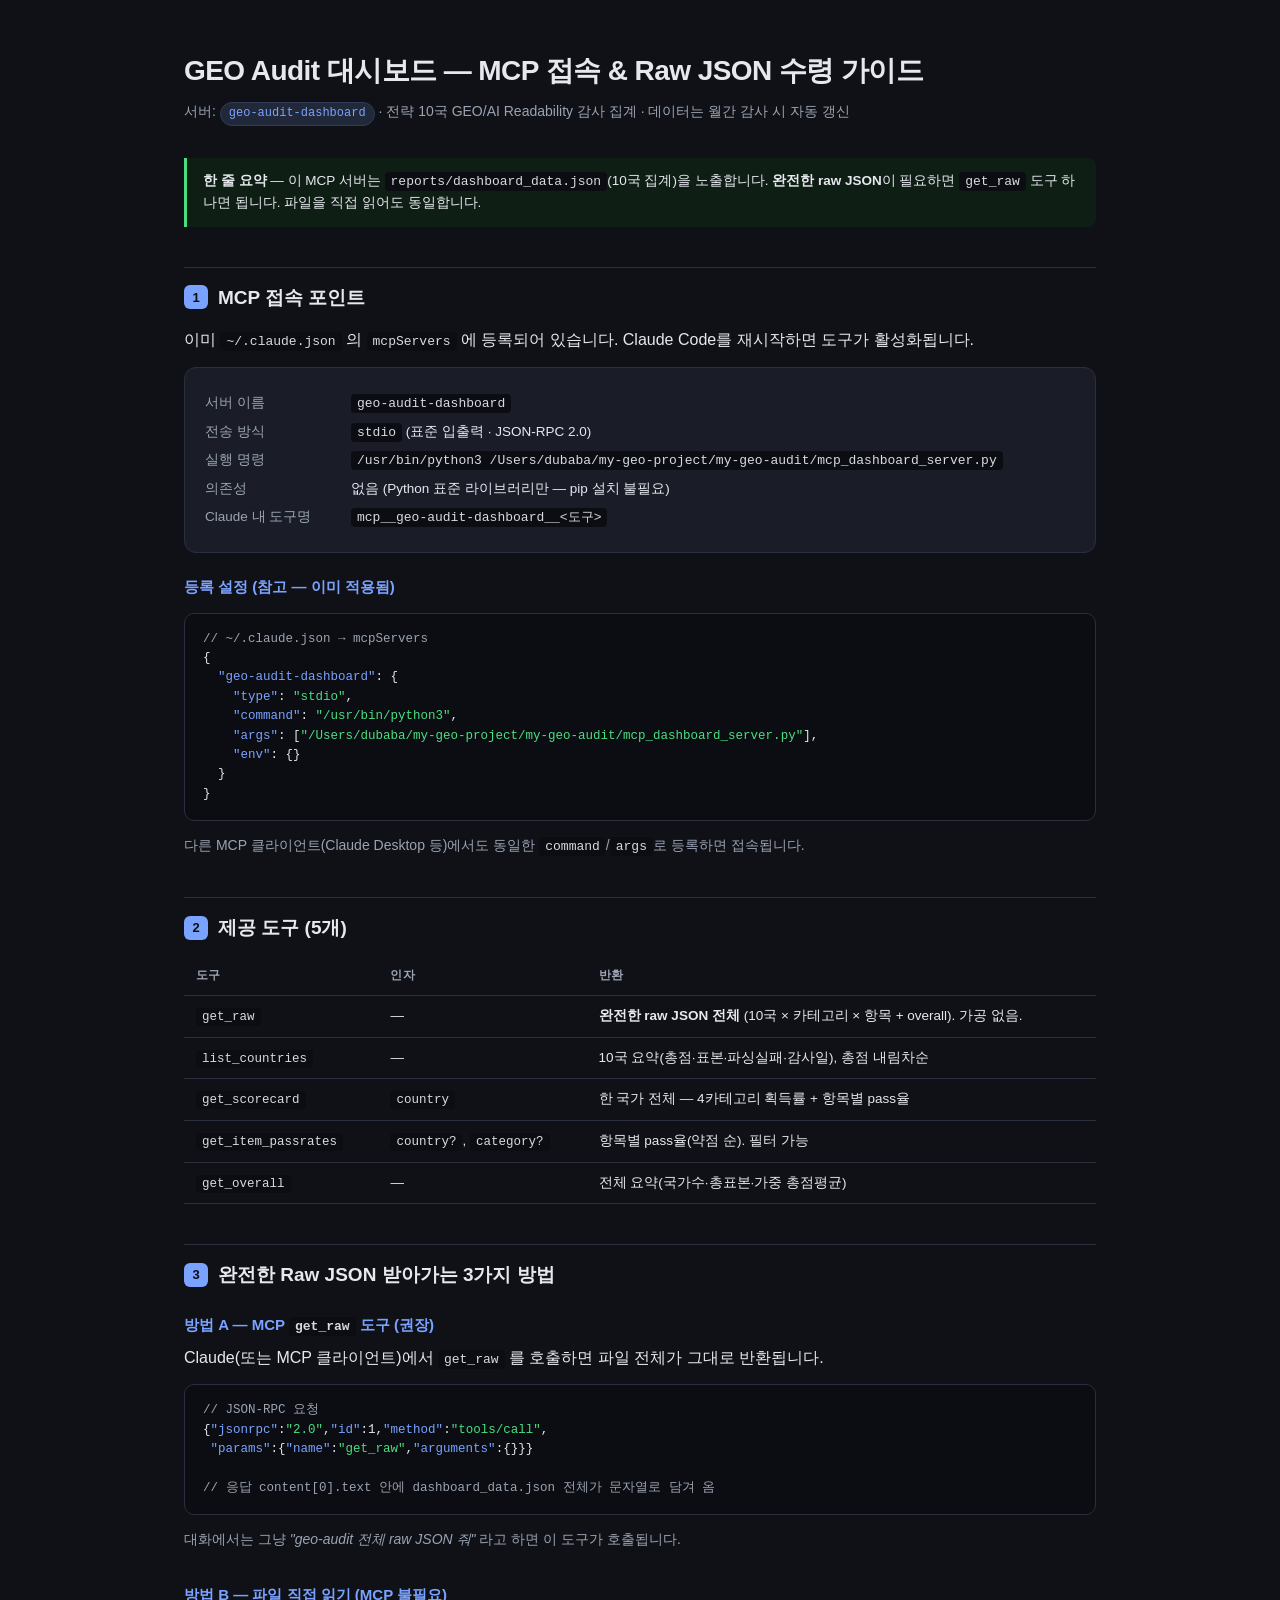
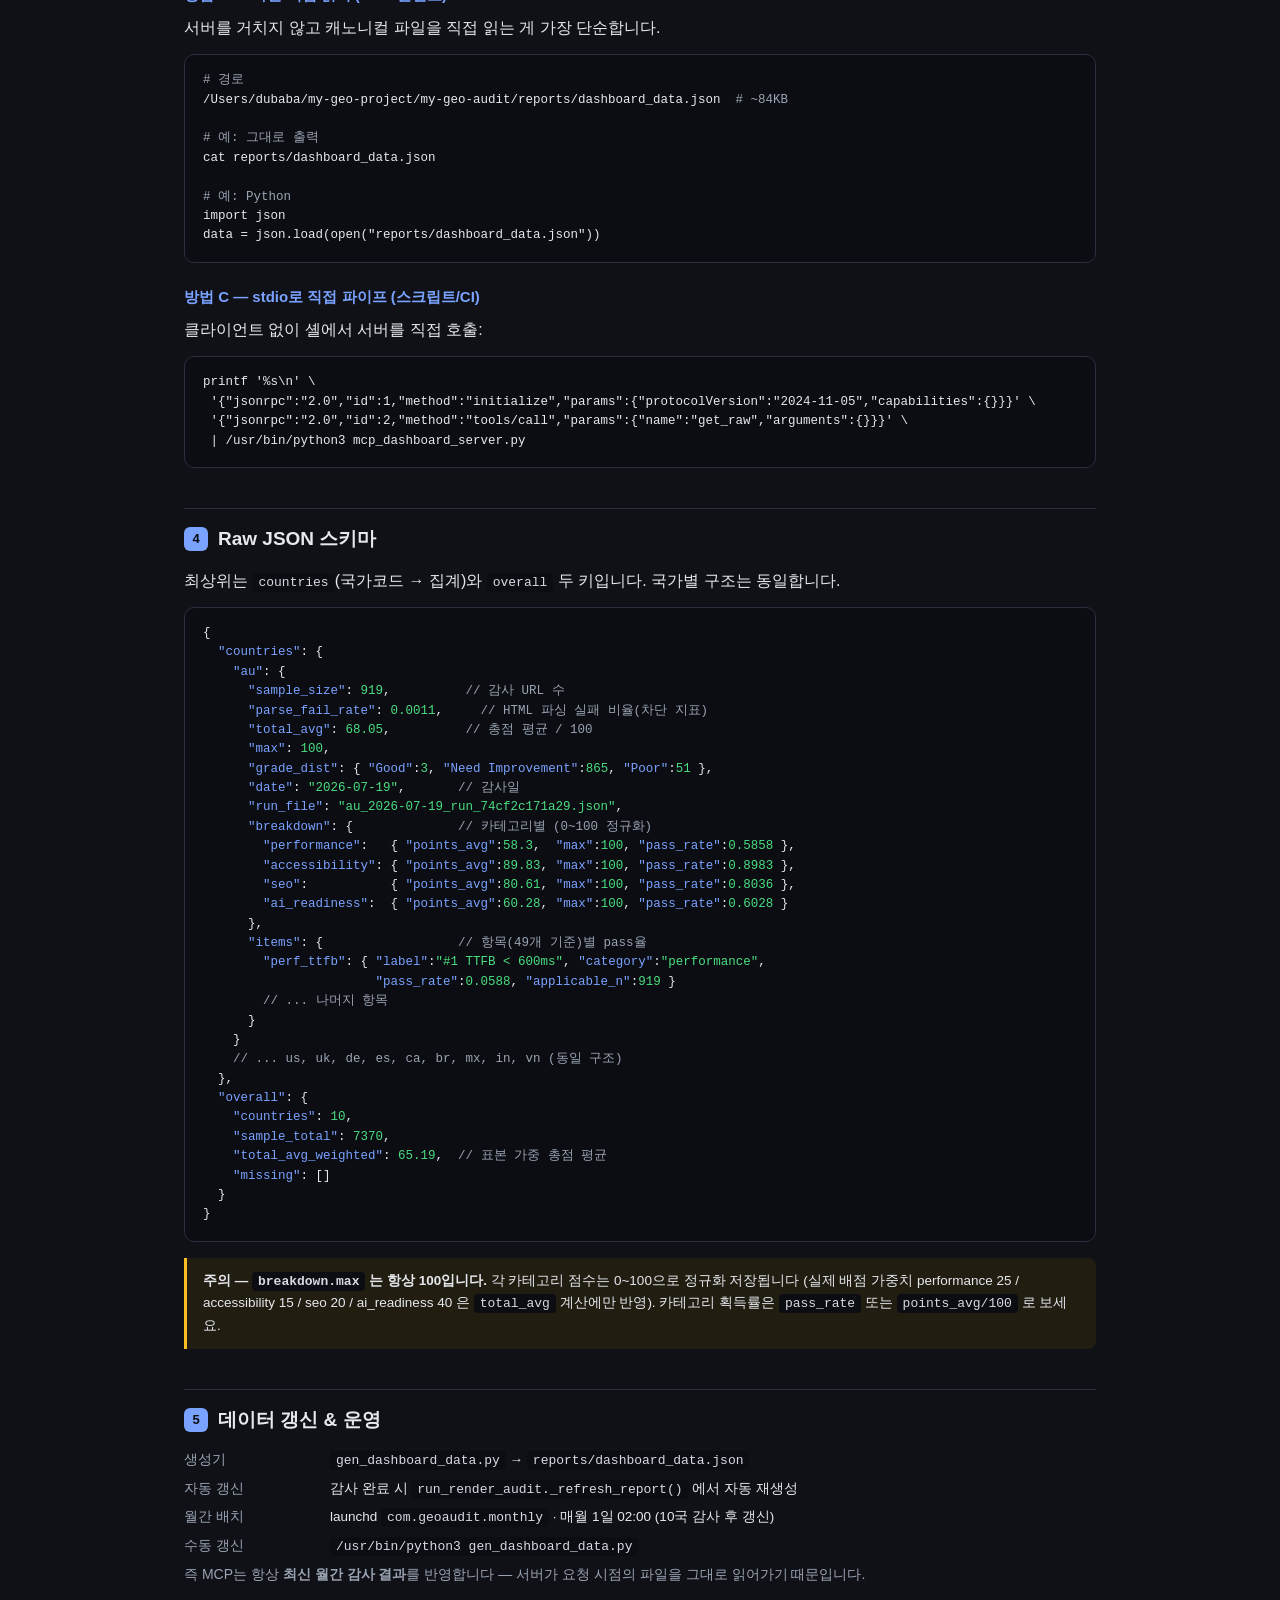
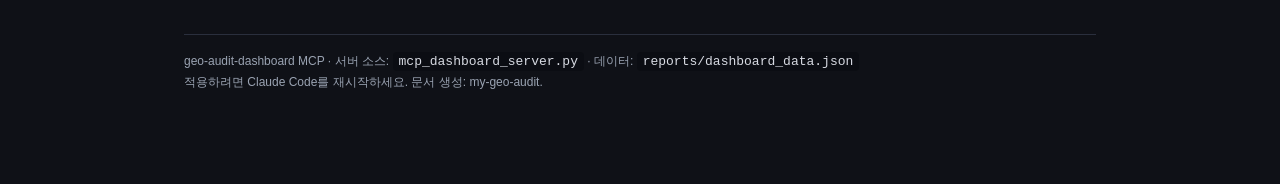
<file: docs/mcp-dashboard-access.html>
<!DOCTYPE html>
<html lang="ko">
<head>
<meta charset="UTF-8">
<meta name="viewport" content="width=device-width, initial-scale=1.0">
<title>GEO Audit — MCP 접속 & Raw JSON 수령 가이드</title>
<style>
  :root {
    --bg:#0f1117; --card:#1a1d27; --line:#2a2f3d; --fg:#e6e8ee; --mut:#9aa3b2;
    --acc:#7aa2ff; --acc2:#4ade80; --warn:#fbbf24; --code:#0b0d13;
  }
  * { box-sizing:border-box; }
  body { margin:0; background:var(--bg); color:var(--fg);
    font-family:-apple-system,BlinkMacSystemFont,"Segoe UI",Roboto,"Apple SD Gothic Neo",sans-serif;
    line-height:1.65; }
  .wrap { max-width:960px; margin:0 auto; padding:48px 24px 96px; }
  h1 { font-size:28px; margin:0 0 6px; letter-spacing:-.02em; }
  .sub { color:var(--mut); margin:0 0 32px; font-size:14px; }
  h2 { font-size:19px; margin:40px 0 14px; padding-top:14px; border-top:1px solid var(--line);
    display:flex; align-items:center; gap:10px; }
  h2 .n { background:var(--acc); color:#0b0d13; width:24px; height:24px; border-radius:6px;
    display:inline-flex; align-items:center; justify-content:center; font-size:13px; font-weight:700; flex:0 0 auto; }
  h3 { font-size:15px; margin:22px 0 8px; color:var(--acc); }
  p { margin:8px 0; }
  code { background:var(--code); padding:2px 6px; border-radius:4px; font-size:13px;
    font-family:"SF Mono",Menlo,Consolas,monospace; color:#d7dae2; }
  pre { background:var(--code); border:1px solid var(--line); border-radius:10px;
    padding:16px 18px; overflow-x:auto; font-size:12.5px; line-height:1.55;
    font-family:"SF Mono",Menlo,Consolas,monospace; }
  pre .k { color:var(--acc); } pre .s { color:var(--acc2); } pre .c { color:var(--mut); }
  .card { background:var(--card); border:1px solid var(--line); border-radius:12px; padding:18px 20px; margin:14px 0; }
  table { width:100%; border-collapse:collapse; margin:12px 0; font-size:13.5px; }
  th,td { text-align:left; padding:9px 12px; border-bottom:1px solid var(--line); vertical-align:top; }
  th { color:var(--mut); font-weight:600; font-size:12px; text-transform:uppercase; letter-spacing:.03em; }
  td code { font-size:12.5px; }
  .kv { display:grid; grid-template-columns:130px 1fr; gap:6px 16px; font-size:13.5px; margin:6px 0; }
  .kv dt { color:var(--mut); } .kv dd { margin:0; }
  .pill { display:inline-block; background:#20283a; color:var(--acc); border:1px solid #2f3b57;
    padding:1px 8px; border-radius:20px; font-size:12px; font-family:monospace; }
  .note { border-left:3px solid var(--warn); background:#211d10; padding:12px 16px; border-radius:0 8px 8px 0; margin:16px 0; font-size:13.5px; }
  .ok { border-left:3px solid var(--acc2); background:#0f1e15; padding:12px 16px; border-radius:0 8px 8px 0; margin:16px 0; font-size:13.5px; }
  a { color:var(--acc); }
  .foot { margin-top:48px; color:var(--mut); font-size:12px; border-top:1px solid var(--line); padding-top:16px; }
</style>
</head>
<body>
<div class="wrap">

  <h1>GEO Audit 대시보드 — MCP 접속 &amp; Raw JSON 수령 가이드</h1>
  <p class="sub">서버: <span class="pill">geo-audit-dashboard</span> · 전략 10국 GEO/AI Readability 감사 집계 · 데이터는 월간 감사 시 자동 갱신</p>

  <div class="ok">
    <b>한 줄 요약</b> — 이 MCP 서버는 <code>reports/dashboard_data.json</code>(10국 집계)을 노출합니다.
    <b>완전한 raw JSON</b>이 필요하면 <code>get_raw</code> 도구 하나면 됩니다. 파일을 직접 읽어도 동일합니다.
  </div>

  <!-- 1 -->
  <h2><span class="n">1</span> MCP 접속 포인트</h2>
  <p>이미 <code>~/.claude.json</code> 의 <code>mcpServers</code> 에 등록되어 있습니다. Claude Code를 재시작하면 도구가 활성화됩니다.</p>
  <div class="card">
    <dl class="kv">
      <dt>서버 이름</dt><dd><code>geo-audit-dashboard</code></dd>
      <dt>전송 방식</dt><dd><code>stdio</code> (표준 입출력 · JSON-RPC 2.0)</dd>
      <dt>실행 명령</dt><dd><code>/usr/bin/python3 /Users/dubaba/my-geo-project/my-geo-audit/mcp_dashboard_server.py</code></dd>
      <dt>의존성</dt><dd>없음 (Python 표준 라이브러리만 — pip 설치 불필요)</dd>
      <dt>Claude 내 도구명</dt><dd><code>mcp__geo-audit-dashboard__&lt;도구&gt;</code></dd>
    </dl>
  </div>
  <h3>등록 설정 (참고 — 이미 적용됨)</h3>
  <pre><span class="c">// ~/.claude.json → mcpServers</span>
{
  <span class="k">"geo-audit-dashboard"</span>: {
    <span class="k">"type"</span>: <span class="s">"stdio"</span>,
    <span class="k">"command"</span>: <span class="s">"/usr/bin/python3"</span>,
    <span class="k">"args"</span>: [<span class="s">"/Users/dubaba/my-geo-project/my-geo-audit/mcp_dashboard_server.py"</span>],
    <span class="k">"env"</span>: {}
  }
}</pre>
  <p class="sub">다른 MCP 클라이언트(Claude Desktop 등)에서도 동일한 <code>command</code>/<code>args</code>로 등록하면 접속됩니다.</p>

  <!-- 2 -->
  <h2><span class="n">2</span> 제공 도구 (5개)</h2>
  <table>
    <thead><tr><th>도구</th><th>인자</th><th>반환</th></tr></thead>
    <tbody>
      <tr><td><code>get_raw</code></td><td>—</td><td><b>완전한 raw JSON 전체</b> (10국 × 카테고리 × 항목 + overall). 가공 없음.</td></tr>
      <tr><td><code>list_countries</code></td><td>—</td><td>10국 요약(총점·표본·파싱실패·감사일), 총점 내림차순</td></tr>
      <tr><td><code>get_scorecard</code></td><td><code>country</code></td><td>한 국가 전체 — 4카테고리 획득률 + 항목별 pass율</td></tr>
      <tr><td><code>get_item_passrates</code></td><td><code>country?</code>, <code>category?</code></td><td>항목별 pass율(약점 순). 필터 가능</td></tr>
      <tr><td><code>get_overall</code></td><td>—</td><td>전체 요약(국가수·총표본·가중 총점평균)</td></tr>
    </tbody>
  </table>

  <!-- 3 -->
  <h2><span class="n">3</span> 완전한 Raw JSON 받아가는 3가지 방법</h2>

  <h3>방법 A — MCP <code>get_raw</code> 도구 (권장)</h3>
  <p>Claude(또는 MCP 클라이언트)에서 <code>get_raw</code> 를 호출하면 파일 전체가 그대로 반환됩니다.</p>
  <pre><span class="c">// JSON-RPC 요청</span>
{<span class="k">"jsonrpc"</span>:<span class="s">"2.0"</span>,<span class="k">"id"</span>:1,<span class="k">"method"</span>:<span class="s">"tools/call"</span>,
 <span class="k">"params"</span>:{<span class="k">"name"</span>:<span class="s">"get_raw"</span>,<span class="k">"arguments"</span>:{}}}

<span class="c">// 응답 content[0].text 안에 dashboard_data.json 전체가 문자열로 담겨 옴</span></pre>
  <p class="sub">대화에서는 그냥 <i>"geo-audit 전체 raw JSON 줘"</i> 라고 하면 이 도구가 호출됩니다.</p>

  <h3>방법 B — 파일 직접 읽기 (MCP 불필요)</h3>
  <p>서버를 거치지 않고 캐노니컬 파일을 직접 읽는 게 가장 단순합니다.</p>
  <pre><span class="c"># 경로</span>
/Users/dubaba/my-geo-project/my-geo-audit/reports/dashboard_data.json  <span class="c"># ~84KB</span>

<span class="c"># 예: 그대로 출력</span>
cat reports/dashboard_data.json

<span class="c"># 예: Python</span>
import json
data = json.load(open("reports/dashboard_data.json"))</pre>

  <h3>방법 C — stdio로 직접 파이프 (스크립트/CI)</h3>
  <p>클라이언트 없이 셸에서 서버를 직접 호출:</p>
  <pre>printf '%s\n' \
 '{"jsonrpc":"2.0","id":1,"method":"initialize","params":{"protocolVersion":"2024-11-05","capabilities":{}}}' \
 '{"jsonrpc":"2.0","id":2,"method":"tools/call","params":{"name":"get_raw","arguments":{}}}' \
 | /usr/bin/python3 mcp_dashboard_server.py</pre>

  <!-- 4 -->
  <h2><span class="n">4</span> Raw JSON 스키마</h2>
  <p>최상위는 <code>countries</code>(국가코드 → 집계)와 <code>overall</code> 두 키입니다. 국가별 구조는 동일합니다.</p>
  <pre>{
  <span class="k">"countries"</span>: {
    <span class="k">"au"</span>: {
      <span class="k">"sample_size"</span>: <span class="s">919</span>,          <span class="c">// 감사 URL 수</span>
      <span class="k">"parse_fail_rate"</span>: <span class="s">0.0011</span>,     <span class="c">// HTML 파싱 실패 비율(차단 지표)</span>
      <span class="k">"total_avg"</span>: <span class="s">68.05</span>,          <span class="c">// 총점 평균 / 100</span>
      <span class="k">"max"</span>: <span class="s">100</span>,
      <span class="k">"grade_dist"</span>: { <span class="k">"Good"</span>:<span class="s">3</span>, <span class="k">"Need Improvement"</span>:<span class="s">865</span>, <span class="k">"Poor"</span>:<span class="s">51</span> },
      <span class="k">"date"</span>: <span class="s">"2026-07-19"</span>,       <span class="c">// 감사일</span>
      <span class="k">"run_file"</span>: <span class="s">"au_2026-07-19_run_74cf2c171a29.json"</span>,
      <span class="k">"breakdown"</span>: {              <span class="c">// 카테고리별 (0~100 정규화)</span>
        <span class="k">"performance"</span>:   { <span class="k">"points_avg"</span>:<span class="s">58.3</span>,  <span class="k">"max"</span>:<span class="s">100</span>, <span class="k">"pass_rate"</span>:<span class="s">0.5858</span> },
        <span class="k">"accessibility"</span>: { <span class="k">"points_avg"</span>:<span class="s">89.83</span>, <span class="k">"max"</span>:<span class="s">100</span>, <span class="k">"pass_rate"</span>:<span class="s">0.8983</span> },
        <span class="k">"seo"</span>:           { <span class="k">"points_avg"</span>:<span class="s">80.61</span>, <span class="k">"max"</span>:<span class="s">100</span>, <span class="k">"pass_rate"</span>:<span class="s">0.8036</span> },
        <span class="k">"ai_readiness"</span>:  { <span class="k">"points_avg"</span>:<span class="s">60.28</span>, <span class="k">"max"</span>:<span class="s">100</span>, <span class="k">"pass_rate"</span>:<span class="s">0.6028</span> }
      },
      <span class="k">"items"</span>: {                  <span class="c">// 항목(49개 기준)별 pass율</span>
        <span class="k">"perf_ttfb"</span>: { <span class="k">"label"</span>:<span class="s">"#1 TTFB &lt; 600ms"</span>, <span class="k">"category"</span>:<span class="s">"performance"</span>,
                       <span class="k">"pass_rate"</span>:<span class="s">0.0588</span>, <span class="k">"applicable_n"</span>:<span class="s">919</span> }
        <span class="c">// ... 나머지 항목</span>
      }
    }
    <span class="c">// ... us, uk, de, es, ca, br, mx, in, vn (동일 구조)</span>
  },
  <span class="k">"overall"</span>: {
    <span class="k">"countries"</span>: <span class="s">10</span>,
    <span class="k">"sample_total"</span>: <span class="s">7370</span>,
    <span class="k">"total_avg_weighted"</span>: <span class="s">65.19</span>,  <span class="c">// 표본 가중 총점 평균</span>
    <span class="k">"missing"</span>: []
  }
}</pre>

  <div class="note">
    <b>주의 — <code>breakdown.max</code> 는 항상 100입니다.</b> 각 카테고리 점수는 0~100으로 정규화 저장됩니다
    (실제 배점 가중치 performance 25 / accessibility 15 / seo 20 / ai_readiness 40 은 <code>total_avg</code> 계산에만 반영).
    카테고리 획득률은 <code>pass_rate</code> 또는 <code>points_avg/100</code> 로 보세요.
  </div>

  <!-- 5 -->
  <h2><span class="n">5</span> 데이터 갱신 &amp; 운영</h2>
  <div class="kv">
    <dt>생성기</dt><dd><code>gen_dashboard_data.py</code> → <code>reports/dashboard_data.json</code></dd>
    <dt>자동 갱신</dt><dd>감사 완료 시 <code>run_render_audit._refresh_report()</code> 에서 자동 재생성</dd>
    <dt>월간 배치</dt><dd>launchd <code>com.geoaudit.monthly</code> · 매월 1일 02:00 (10국 감사 후 갱신)</dd>
    <dt>수동 갱신</dt><dd><code>/usr/bin/python3 gen_dashboard_data.py</code></dd>
  </div>
  <p class="sub">즉 MCP는 항상 <b>최신 월간 감사 결과</b>를 반영합니다 — 서버가 요청 시점의 파일을 그대로 읽어가기 때문입니다.</p>

  <div class="foot">
    geo-audit-dashboard MCP · 서버 소스: <code>mcp_dashboard_server.py</code> · 데이터: <code>reports/dashboard_data.json</code><br>
    적용하려면 Claude Code를 재시작하세요. 문서 생성: my-geo-audit.
  </div>

</div>
</body>
</html>
</file>
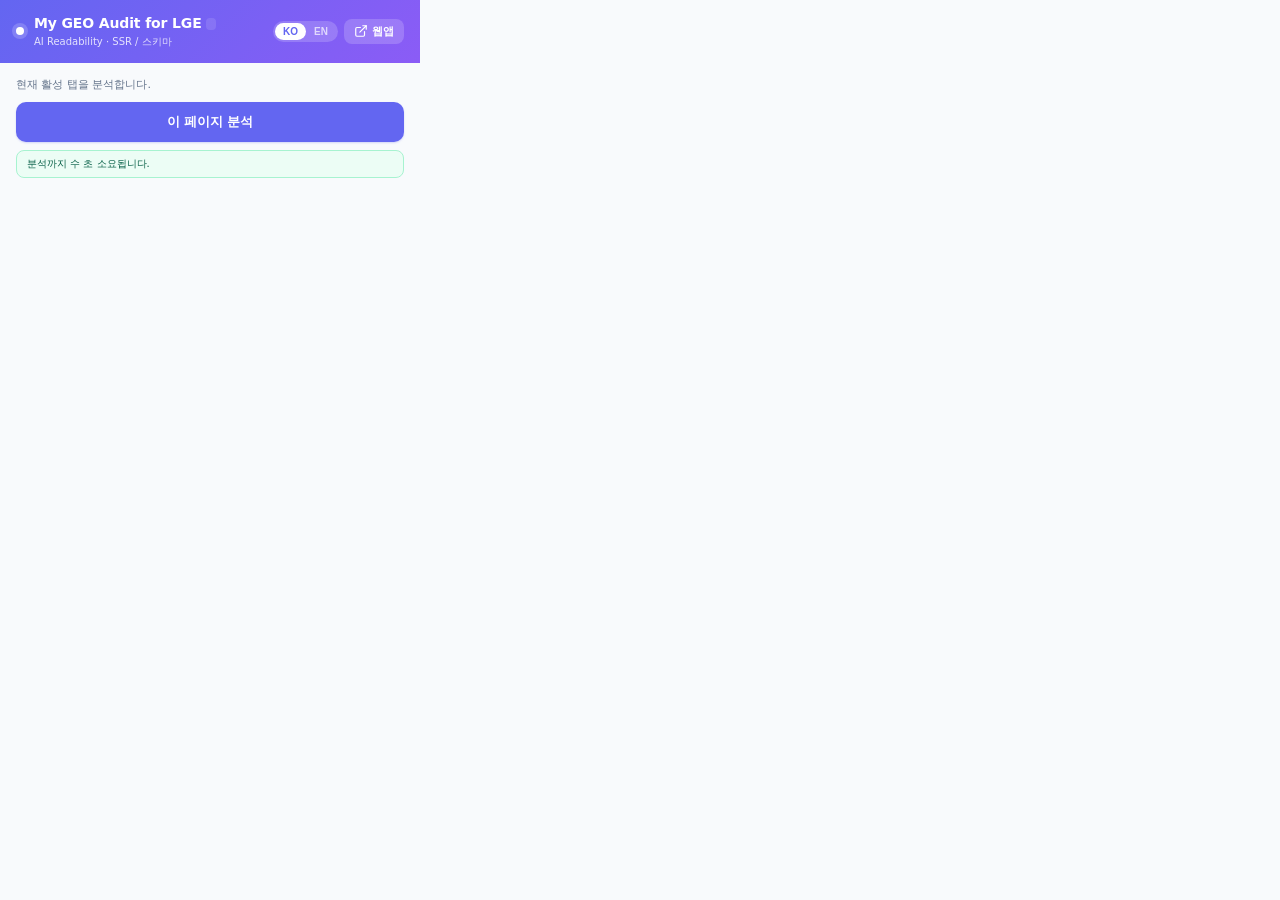
<file: extension/popup.html>
<!DOCTYPE html>
<html lang="ko">
<head>
  <meta charset="UTF-8">
  <link rel="stylesheet" href="popup.css">
</head>
<body>
  <!-- Header -->
  <header class="hdr">
    <div class="hdr-row">
      <div class="brand">
        <div class="brand-dot"></div>
        <div>
          <h1 class="brand-name">My GEO Audit for LGE <span class="brand-version" id="brandVersion"></span></h1>
          <p class="brand-sub" data-i18n="brand_sub">AI Readability · SSR / Schema</p>
        </div>
      </div>
      <div class="hdr-actions">
        <button class="lang-toggle" id="langToggle" title="Toggle language">
          <span class="lang-pill" data-lang="ko">KO</span>
          <span class="lang-pill" data-lang="en">EN</span>
        </button>
        <a id="openWebLink" class="link-btn" target="_blank" rel="noopener" title="Open full app">
          <svg viewBox="0 0 24 24" width="14" height="14" fill="none" stroke="currentColor" stroke-width="2" stroke-linecap="round" stroke-linejoin="round"><path d="M18 13v6a2 2 0 0 1-2 2H5a2 2 0 0 1-2-2V8a2 2 0 0 1 2-2h6"/><polyline points="15 3 21 3 21 9"/><line x1="10" y1="14" x2="21" y2="3"/></svg>
          <span data-i18n="open_web">Open app</span>
        </a>
      </div>
    </div>
  </header>

  <!-- Body -->
  <main class="body">
    <p class="intro" data-i18n="intro">Analyze the page currently open in your active tab.</p>

    <button id="analyzeBtn" class="btn-primary">
      <span data-i18n="analyze_btn">Analyze this page</span>
    </button>

    <div class="hint" data-i18n="duration_hint">
      Analysis takes up to ~30 seconds.
    </div>

    <!-- Loading state -->
    <div id="loading" class="loading hidden">
      <div class="spinner"></div>
      <p data-i18n="loading_msg">Measuring score, SSR/CSR and schema…</p>
    </div>

    <!-- Error -->
    <div id="error" class="error-box hidden"></div>

    <!-- Result -->
    <div id="result" class="result hidden">
      <!-- Score header -->
      <div class="score-card">
        <div class="score-url" id="resUrl"></div>
        <div class="score-main">
          <div class="score-value" id="resTotal">-</div>
          <div class="score-side">
            <span class="grade-badge" id="resGrade">-</span>
            <span class="page-type-badge" id="resPageType"></span>
          </div>
        </div>
        <div class="score-bar"><div class="score-bar-fill" id="resBar"></div></div>
      </div>

      <!-- CSR / SSR ratio (baseline reference, not live) -->
      <div class="csr-card" id="csrCard">
        <div class="csr-row">
          <span class="csr-label" data-i18n="csr_label">SSR / CSR</span>
          <span class="csr-tier-badge" id="csrTier">-</span>
        </div>
        <!-- baseline 표시 (page_type 표본 또는 사이트 전체 평균) -->
        <div id="csrData">
          <div class="csr-row csr-detail">
            <span><span data-i18n="ssr_chars">SSR chars</span>: <b id="ssrChars">-</b></span>
            <span><span data-i18n="csr_chars">CSR chars</span>: <b id="csrChars">-</b></span>
            <span><span data-i18n="ratio">Ratio</span>: <b id="csrRatio">-</b></span>
          </div>
          <div class="csr-baseline-note hidden" id="csrNote"></div>
        </div>
        <!-- baseline 자체가 없는 예외 케이스 -->
        <div class="csr-baseline-note hidden" id="csrUnavail" data-i18n="csr_unavailable">SSR/CSR baseline unavailable.</div>
      </div>

      <!-- Category cards (Performance / Accessibility / SEO / AI Readiness) -->
      <div id="categoryCards"></div>
    </div>
  </main>

  <script src="popup.js"></script>
</body>
</html>
</file>
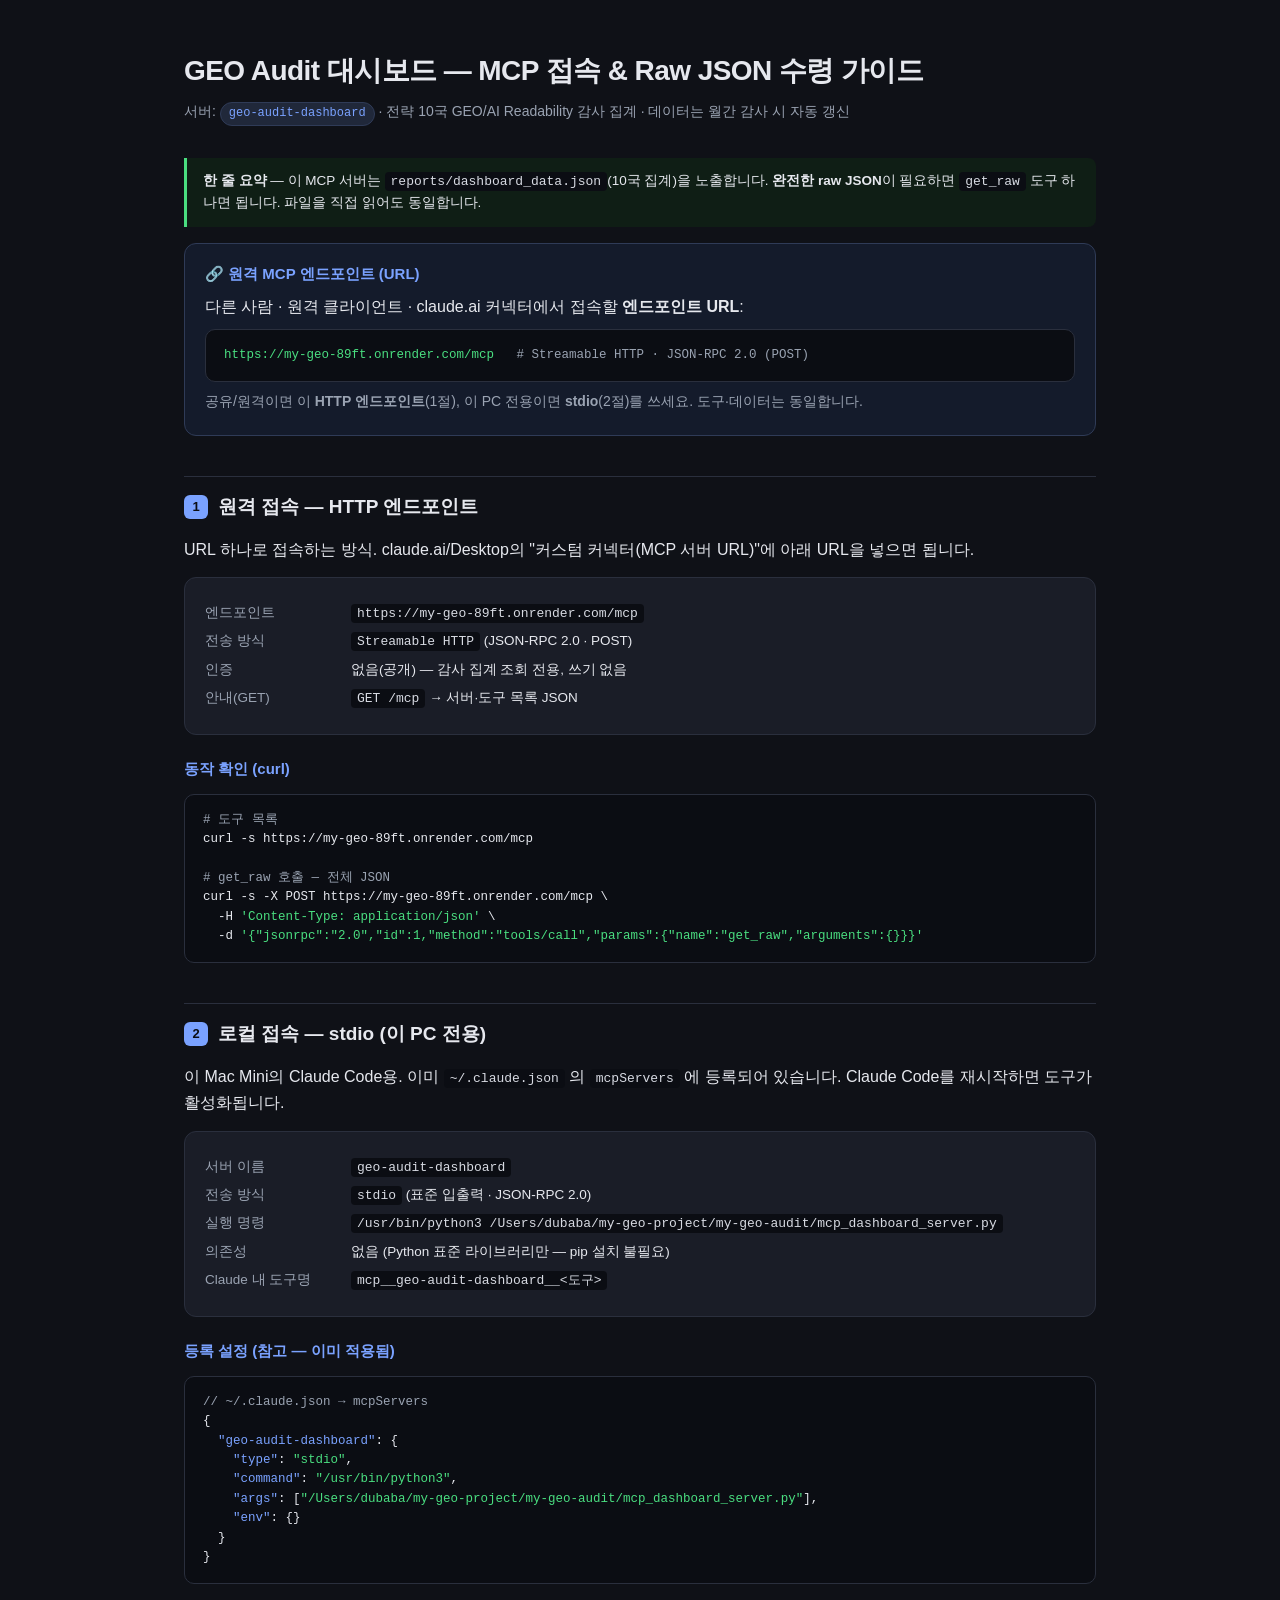
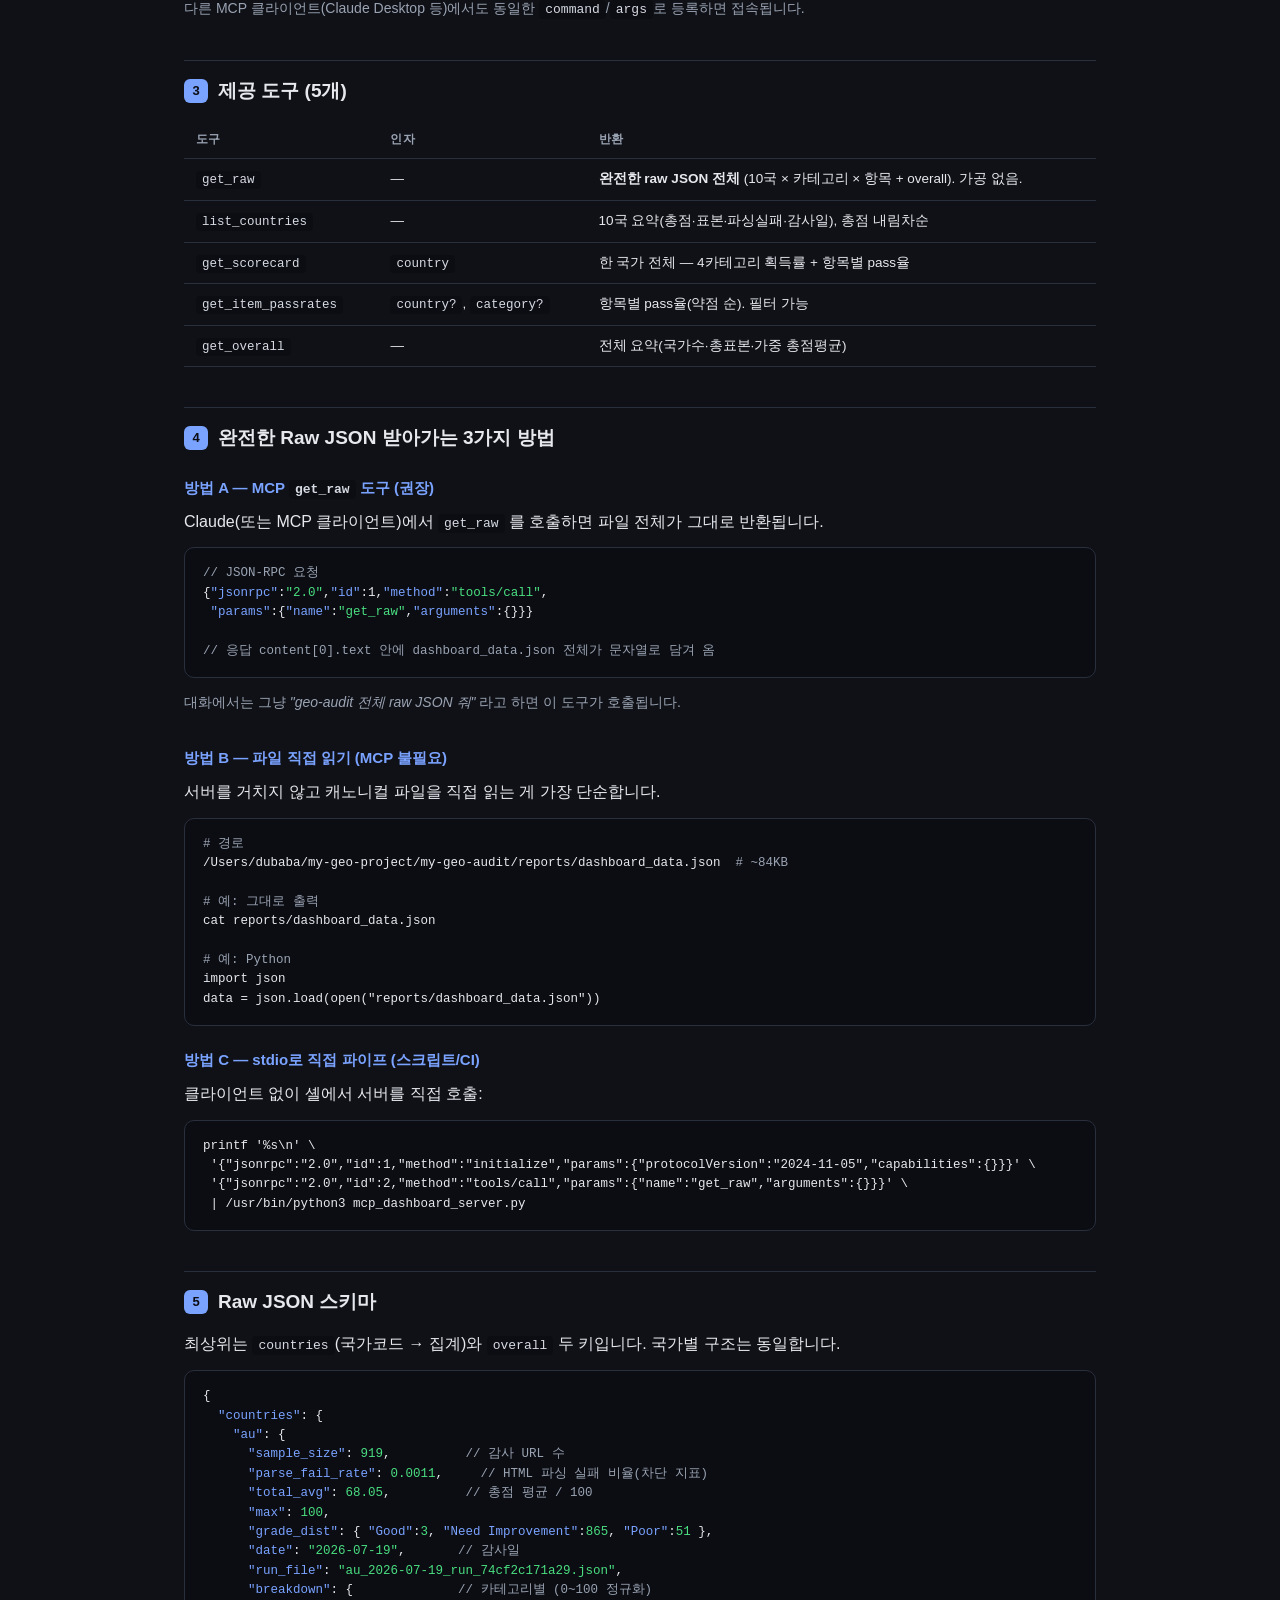
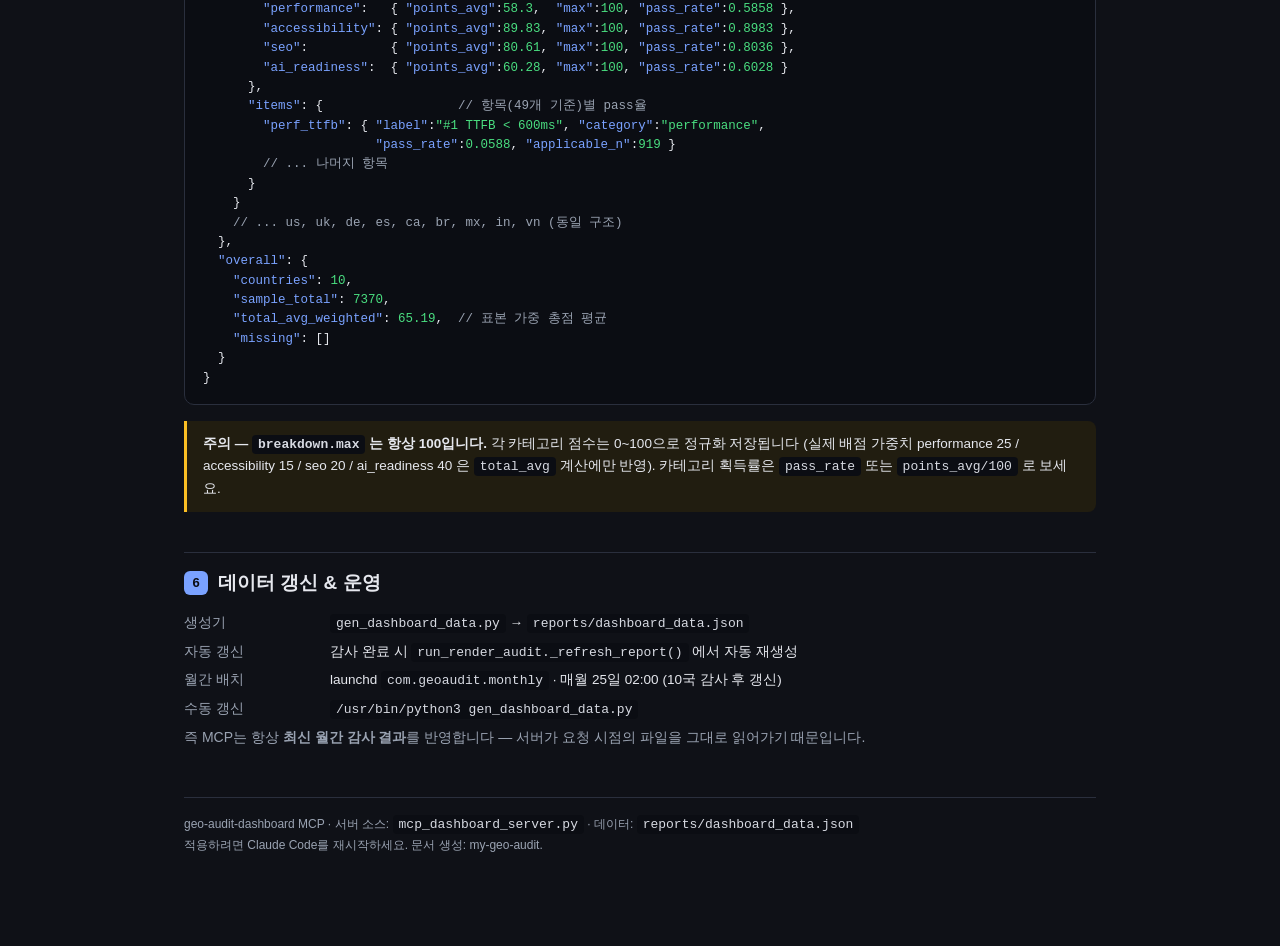
<file: static/mcp-dashboard-access.html>
<!DOCTYPE html>
<html lang="ko">
<head>
<meta charset="UTF-8">
<meta name="viewport" content="width=device-width, initial-scale=1.0">
<title>GEO Audit — MCP 접속 & Raw JSON 수령 가이드</title>
<style>
  :root {
    --bg:#0f1117; --card:#1a1d27; --line:#2a2f3d; --fg:#e6e8ee; --mut:#9aa3b2;
    --acc:#7aa2ff; --acc2:#4ade80; --warn:#fbbf24; --code:#0b0d13;
  }
  * { box-sizing:border-box; }
  body { margin:0; background:var(--bg); color:var(--fg);
    font-family:-apple-system,BlinkMacSystemFont,"Segoe UI",Roboto,"Apple SD Gothic Neo",sans-serif;
    line-height:1.65; }
  .wrap { max-width:960px; margin:0 auto; padding:48px 24px 96px; }
  h1 { font-size:28px; margin:0 0 6px; letter-spacing:-.02em; }
  .sub { color:var(--mut); margin:0 0 32px; font-size:14px; }
  h2 { font-size:19px; margin:40px 0 14px; padding-top:14px; border-top:1px solid var(--line);
    display:flex; align-items:center; gap:10px; }
  h2 .n { background:var(--acc); color:#0b0d13; width:24px; height:24px; border-radius:6px;
    display:inline-flex; align-items:center; justify-content:center; font-size:13px; font-weight:700; flex:0 0 auto; }
  h3 { font-size:15px; margin:22px 0 8px; color:var(--acc); }
  p { margin:8px 0; }
  code { background:var(--code); padding:2px 6px; border-radius:4px; font-size:13px;
    font-family:"SF Mono",Menlo,Consolas,monospace; color:#d7dae2; }
  pre { background:var(--code); border:1px solid var(--line); border-radius:10px;
    padding:16px 18px; overflow-x:auto; font-size:12.5px; line-height:1.55;
    font-family:"SF Mono",Menlo,Consolas,monospace; }
  pre .k { color:var(--acc); } pre .s { color:var(--acc2); } pre .c { color:var(--mut); }
  .card { background:var(--card); border:1px solid var(--line); border-radius:12px; padding:18px 20px; margin:14px 0; }
  table { width:100%; border-collapse:collapse; margin:12px 0; font-size:13.5px; }
  th,td { text-align:left; padding:9px 12px; border-bottom:1px solid var(--line); vertical-align:top; }
  th { color:var(--mut); font-weight:600; font-size:12px; text-transform:uppercase; letter-spacing:.03em; }
  td code { font-size:12.5px; }
  .kv { display:grid; grid-template-columns:130px 1fr; gap:6px 16px; font-size:13.5px; margin:6px 0; }
  .kv dt { color:var(--mut); } .kv dd { margin:0; }
  .pill { display:inline-block; background:#20283a; color:var(--acc); border:1px solid #2f3b57;
    padding:1px 8px; border-radius:20px; font-size:12px; font-family:monospace; }
  .note { border-left:3px solid var(--warn); background:#211d10; padding:12px 16px; border-radius:0 8px 8px 0; margin:16px 0; font-size:13.5px; }
  .ok { border-left:3px solid var(--acc2); background:#0f1e15; padding:12px 16px; border-radius:0 8px 8px 0; margin:16px 0; font-size:13.5px; }
  a { color:var(--acc); }
  .foot { margin-top:48px; color:var(--mut); font-size:12px; border-top:1px solid var(--line); padding-top:16px; }
</style>
</head>
<body>
<div class="wrap">

  <h1>GEO Audit 대시보드 — MCP 접속 &amp; Raw JSON 수령 가이드</h1>
  <p class="sub">서버: <span class="pill">geo-audit-dashboard</span> · 전략 10국 GEO/AI Readability 감사 집계 · 데이터는 월간 감사 시 자동 갱신</p>

  <div class="ok">
    <b>한 줄 요약</b> — 이 MCP 서버는 <code>reports/dashboard_data.json</code>(10국 집계)을 노출합니다.
    <b>완전한 raw JSON</b>이 필요하면 <code>get_raw</code> 도구 하나면 됩니다. 파일을 직접 읽어도 동일합니다.
  </div>

  <div class="card" style="border-color:#2f3b57;background:#141b2b">
    <h3 style="margin-top:0">🔗 원격 MCP 엔드포인트 (URL)</h3>
    <p style="margin:4px 0">다른 사람 · 원격 클라이언트 · claude.ai 커넥터에서 접속할 <b>엔드포인트 URL</b>:</p>
    <pre style="margin:8px 0"><span class="s">https://my-geo-89ft.onrender.com/mcp</span>   <span class="c"># Streamable HTTP · JSON-RPC 2.0 (POST)</span></pre>
    <p class="sub" style="margin:4px 0">공유/원격이면 이 <b>HTTP 엔드포인트</b>(1절), 이 PC 전용이면 <b>stdio</b>(2절)를 쓰세요. 도구·데이터는 동일합니다.</p>
  </div>

  <!-- 1 -->
  <h2><span class="n">1</span> 원격 접속 — HTTP 엔드포인트</h2>
  <p>URL 하나로 접속하는 방식. claude.ai/Desktop의 "커스텀 커넥터(MCP 서버 URL)"에 아래 URL을 넣으면 됩니다.</p>
  <div class="card">
    <dl class="kv">
      <dt>엔드포인트</dt><dd><code>https://my-geo-89ft.onrender.com/mcp</code></dd>
      <dt>전송 방식</dt><dd><code>Streamable HTTP</code> (JSON-RPC 2.0 · POST)</dd>
      <dt>인증</dt><dd>없음(공개) — 감사 집계 조회 전용, 쓰기 없음</dd>
      <dt>안내(GET)</dt><dd><code>GET /mcp</code> → 서버·도구 목록 JSON</dd>
    </dl>
  </div>
  <h3>동작 확인 (curl)</h3>
  <pre><span class="c"># 도구 목록</span>
curl -s https://my-geo-89ft.onrender.com/mcp

<span class="c"># get_raw 호출 — 전체 JSON</span>
curl -s -X POST https://my-geo-89ft.onrender.com/mcp \
  -H <span class="s">'Content-Type: application/json'</span> \
  -d <span class="s">'{"jsonrpc":"2.0","id":1,"method":"tools/call","params":{"name":"get_raw","arguments":{}}}'</span></pre>

  <!-- 2 -->
  <h2><span class="n">2</span> 로컬 접속 — stdio (이 PC 전용)</h2>
  <p>이 Mac Mini의 Claude Code용. 이미 <code>~/.claude.json</code> 의 <code>mcpServers</code> 에 등록되어 있습니다. Claude Code를 재시작하면 도구가 활성화됩니다.</p>
  <div class="card">
    <dl class="kv">
      <dt>서버 이름</dt><dd><code>geo-audit-dashboard</code></dd>
      <dt>전송 방식</dt><dd><code>stdio</code> (표준 입출력 · JSON-RPC 2.0)</dd>
      <dt>실행 명령</dt><dd><code>/usr/bin/python3 /Users/dubaba/my-geo-project/my-geo-audit/mcp_dashboard_server.py</code></dd>
      <dt>의존성</dt><dd>없음 (Python 표준 라이브러리만 — pip 설치 불필요)</dd>
      <dt>Claude 내 도구명</dt><dd><code>mcp__geo-audit-dashboard__&lt;도구&gt;</code></dd>
    </dl>
  </div>
  <h3>등록 설정 (참고 — 이미 적용됨)</h3>
  <pre><span class="c">// ~/.claude.json → mcpServers</span>
{
  <span class="k">"geo-audit-dashboard"</span>: {
    <span class="k">"type"</span>: <span class="s">"stdio"</span>,
    <span class="k">"command"</span>: <span class="s">"/usr/bin/python3"</span>,
    <span class="k">"args"</span>: [<span class="s">"/Users/dubaba/my-geo-project/my-geo-audit/mcp_dashboard_server.py"</span>],
    <span class="k">"env"</span>: {}
  }
}</pre>
  <p class="sub">다른 MCP 클라이언트(Claude Desktop 등)에서도 동일한 <code>command</code>/<code>args</code>로 등록하면 접속됩니다.</p>

  <!-- 2 -->
  <h2><span class="n">3</span> 제공 도구 (5개)</h2>
  <table>
    <thead><tr><th>도구</th><th>인자</th><th>반환</th></tr></thead>
    <tbody>
      <tr><td><code>get_raw</code></td><td>—</td><td><b>완전한 raw JSON 전체</b> (10국 × 카테고리 × 항목 + overall). 가공 없음.</td></tr>
      <tr><td><code>list_countries</code></td><td>—</td><td>10국 요약(총점·표본·파싱실패·감사일), 총점 내림차순</td></tr>
      <tr><td><code>get_scorecard</code></td><td><code>country</code></td><td>한 국가 전체 — 4카테고리 획득률 + 항목별 pass율</td></tr>
      <tr><td><code>get_item_passrates</code></td><td><code>country?</code>, <code>category?</code></td><td>항목별 pass율(약점 순). 필터 가능</td></tr>
      <tr><td><code>get_overall</code></td><td>—</td><td>전체 요약(국가수·총표본·가중 총점평균)</td></tr>
    </tbody>
  </table>

  <!-- 3 -->
  <h2><span class="n">4</span> 완전한 Raw JSON 받아가는 3가지 방법</h2>

  <h3>방법 A — MCP <code>get_raw</code> 도구 (권장)</h3>
  <p>Claude(또는 MCP 클라이언트)에서 <code>get_raw</code> 를 호출하면 파일 전체가 그대로 반환됩니다.</p>
  <pre><span class="c">// JSON-RPC 요청</span>
{<span class="k">"jsonrpc"</span>:<span class="s">"2.0"</span>,<span class="k">"id"</span>:1,<span class="k">"method"</span>:<span class="s">"tools/call"</span>,
 <span class="k">"params"</span>:{<span class="k">"name"</span>:<span class="s">"get_raw"</span>,<span class="k">"arguments"</span>:{}}}

<span class="c">// 응답 content[0].text 안에 dashboard_data.json 전체가 문자열로 담겨 옴</span></pre>
  <p class="sub">대화에서는 그냥 <i>"geo-audit 전체 raw JSON 줘"</i> 라고 하면 이 도구가 호출됩니다.</p>

  <h3>방법 B — 파일 직접 읽기 (MCP 불필요)</h3>
  <p>서버를 거치지 않고 캐노니컬 파일을 직접 읽는 게 가장 단순합니다.</p>
  <pre><span class="c"># 경로</span>
/Users/dubaba/my-geo-project/my-geo-audit/reports/dashboard_data.json  <span class="c"># ~84KB</span>

<span class="c"># 예: 그대로 출력</span>
cat reports/dashboard_data.json

<span class="c"># 예: Python</span>
import json
data = json.load(open("reports/dashboard_data.json"))</pre>

  <h3>방법 C — stdio로 직접 파이프 (스크립트/CI)</h3>
  <p>클라이언트 없이 셸에서 서버를 직접 호출:</p>
  <pre>printf '%s\n' \
 '{"jsonrpc":"2.0","id":1,"method":"initialize","params":{"protocolVersion":"2024-11-05","capabilities":{}}}' \
 '{"jsonrpc":"2.0","id":2,"method":"tools/call","params":{"name":"get_raw","arguments":{}}}' \
 | /usr/bin/python3 mcp_dashboard_server.py</pre>

  <!-- 4 -->
  <h2><span class="n">5</span> Raw JSON 스키마</h2>
  <p>최상위는 <code>countries</code>(국가코드 → 집계)와 <code>overall</code> 두 키입니다. 국가별 구조는 동일합니다.</p>
  <pre>{
  <span class="k">"countries"</span>: {
    <span class="k">"au"</span>: {
      <span class="k">"sample_size"</span>: <span class="s">919</span>,          <span class="c">// 감사 URL 수</span>
      <span class="k">"parse_fail_rate"</span>: <span class="s">0.0011</span>,     <span class="c">// HTML 파싱 실패 비율(차단 지표)</span>
      <span class="k">"total_avg"</span>: <span class="s">68.05</span>,          <span class="c">// 총점 평균 / 100</span>
      <span class="k">"max"</span>: <span class="s">100</span>,
      <span class="k">"grade_dist"</span>: { <span class="k">"Good"</span>:<span class="s">3</span>, <span class="k">"Need Improvement"</span>:<span class="s">865</span>, <span class="k">"Poor"</span>:<span class="s">51</span> },
      <span class="k">"date"</span>: <span class="s">"2026-07-19"</span>,       <span class="c">// 감사일</span>
      <span class="k">"run_file"</span>: <span class="s">"au_2026-07-19_run_74cf2c171a29.json"</span>,
      <span class="k">"breakdown"</span>: {              <span class="c">// 카테고리별 (0~100 정규화)</span>
        <span class="k">"performance"</span>:   { <span class="k">"points_avg"</span>:<span class="s">58.3</span>,  <span class="k">"max"</span>:<span class="s">100</span>, <span class="k">"pass_rate"</span>:<span class="s">0.5858</span> },
        <span class="k">"accessibility"</span>: { <span class="k">"points_avg"</span>:<span class="s">89.83</span>, <span class="k">"max"</span>:<span class="s">100</span>, <span class="k">"pass_rate"</span>:<span class="s">0.8983</span> },
        <span class="k">"seo"</span>:           { <span class="k">"points_avg"</span>:<span class="s">80.61</span>, <span class="k">"max"</span>:<span class="s">100</span>, <span class="k">"pass_rate"</span>:<span class="s">0.8036</span> },
        <span class="k">"ai_readiness"</span>:  { <span class="k">"points_avg"</span>:<span class="s">60.28</span>, <span class="k">"max"</span>:<span class="s">100</span>, <span class="k">"pass_rate"</span>:<span class="s">0.6028</span> }
      },
      <span class="k">"items"</span>: {                  <span class="c">// 항목(49개 기준)별 pass율</span>
        <span class="k">"perf_ttfb"</span>: { <span class="k">"label"</span>:<span class="s">"#1 TTFB &lt; 600ms"</span>, <span class="k">"category"</span>:<span class="s">"performance"</span>,
                       <span class="k">"pass_rate"</span>:<span class="s">0.0588</span>, <span class="k">"applicable_n"</span>:<span class="s">919</span> }
        <span class="c">// ... 나머지 항목</span>
      }
    }
    <span class="c">// ... us, uk, de, es, ca, br, mx, in, vn (동일 구조)</span>
  },
  <span class="k">"overall"</span>: {
    <span class="k">"countries"</span>: <span class="s">10</span>,
    <span class="k">"sample_total"</span>: <span class="s">7370</span>,
    <span class="k">"total_avg_weighted"</span>: <span class="s">65.19</span>,  <span class="c">// 표본 가중 총점 평균</span>
    <span class="k">"missing"</span>: []
  }
}</pre>

  <div class="note">
    <b>주의 — <code>breakdown.max</code> 는 항상 100입니다.</b> 각 카테고리 점수는 0~100으로 정규화 저장됩니다
    (실제 배점 가중치 performance 25 / accessibility 15 / seo 20 / ai_readiness 40 은 <code>total_avg</code> 계산에만 반영).
    카테고리 획득률은 <code>pass_rate</code> 또는 <code>points_avg/100</code> 로 보세요.
  </div>

  <!-- 5 -->
  <h2><span class="n">6</span> 데이터 갱신 &amp; 운영</h2>
  <div class="kv">
    <dt>생성기</dt><dd><code>gen_dashboard_data.py</code> → <code>reports/dashboard_data.json</code></dd>
    <dt>자동 갱신</dt><dd>감사 완료 시 <code>run_render_audit._refresh_report()</code> 에서 자동 재생성</dd>
    <dt>월간 배치</dt><dd>launchd <code>com.geoaudit.monthly</code> · 매월 25일 02:00 (10국 감사 후 갱신)</dd>
    <dt>수동 갱신</dt><dd><code>/usr/bin/python3 gen_dashboard_data.py</code></dd>
  </div>
  <p class="sub">즉 MCP는 항상 <b>최신 월간 감사 결과</b>를 반영합니다 — 서버가 요청 시점의 파일을 그대로 읽어가기 때문입니다.</p>

  <div class="foot">
    geo-audit-dashboard MCP · 서버 소스: <code>mcp_dashboard_server.py</code> · 데이터: <code>reports/dashboard_data.json</code><br>
    적용하려면 Claude Code를 재시작하세요. 문서 생성: my-geo-audit.
  </div>

</div>
</body>
</html>
</file>
<file: extension/popup.css>
/* ────────────────────────────────────────────────────────────────────────────
   GEO Audit — Chrome Extension
   Design tokens follow the main web app (static/index.html):
   - Performance  indigo  #6366f1
   - Accessibility emerald #10b981
   - SEO          blue    #3b82f6
   - AI Readiness rose    #f43f5e
   - Slate scale  for chrome / borders / text
─────────────────────────────────────────────────────────────────────────── */

:root {
  --c-bg:          #f8fafc;
  --c-surface:     #ffffff;
  --c-border:      #e2e8f0;
  --c-border-soft: #f1f5f9;
  --c-text:        #1e293b;
  --c-text-mid:    #475569;
  --c-text-soft:   #64748b;
  --c-text-mute:   #94a3b8;
  --c-indigo:      #6366f1;
  --c-indigo-dark: #4f46e5;
  --c-emerald:     #10b981;
  --c-blue:        #3b82f6;
  --c-rose:        #f43f5e;
  --c-amber:       #f59e0b;
  --c-red:         #ef4444;
  --shadow-soft:   0 1px 2px rgba(15, 23, 42, .04), 0 2px 8px rgba(15, 23, 42, .04);
  --shadow-card:   0 1px 3px rgba(15, 23, 42, .06), 0 4px 16px rgba(15, 23, 42, .06);
}

* { margin: 0; padding: 0; box-sizing: border-box; }

body {
  width: 420px;
  font-family: 'Pretendard Variable', 'Pretendard', -apple-system, BlinkMacSystemFont, 'Segoe UI', system-ui, sans-serif;
  background: var(--c-bg);
  color: var(--c-text);
  font-size: 13px;
  line-height: 1.4;
}

.hidden { display: none !important; }

/* ── Header ───────────────────────────────────────────────────────────── */
.hdr {
  background: linear-gradient(135deg, #6366f1 0%, #8b5cf6 100%);
  color: white;
  padding: 14px 16px;
}
.hdr-row { display: flex; align-items: center; justify-content: space-between; gap: 8px; }
.brand { display: flex; align-items: center; gap: 10px; min-width: 0; }
.brand-dot {
  width: 8px; height: 8px; border-radius: 50%;
  background: white; box-shadow: 0 0 0 4px rgba(255,255,255,.18);
  flex-shrink: 0;
}
.brand-name { font-size: 14px; font-weight: 700; letter-spacing: -.01em; }
.brand-version {
  font-size: 9px; font-weight: 600;
  opacity: .65; margin-left: 4px;
  padding: 1px 5px; border-radius: 4px;
  background: rgba(255,255,255,.18);
  vertical-align: 1px;
}
.brand-sub  { font-size: 10px; opacity: .82; margin-top: 1px; }
.hdr-actions { display: flex; align-items: center; gap: 6px; flex-shrink: 0; }

.lang-toggle {
  display: inline-flex; padding: 2px; background: rgba(255,255,255,.18);
  border: none; border-radius: 999px; cursor: pointer; gap: 0;
}
.lang-pill {
  font-size: 10px; font-weight: 700; padding: 3px 8px; border-radius: 999px;
  color: rgba(255,255,255,.7); transition: all .15s ease;
}
.lang-pill.active { background: white; color: var(--c-indigo); }

.link-btn {
  display: inline-flex; align-items: center; gap: 4px;
  font-size: 11px; font-weight: 600;
  color: white; text-decoration: none;
  padding: 5px 10px; border-radius: 8px;
  background: rgba(255,255,255,.18); transition: background .15s ease;
}
.link-btn:hover { background: rgba(255,255,255,.28); }
.link-btn svg { flex-shrink: 0; }

/* ── Body ─────────────────────────────────────────────────────────────── */
.body { padding: 14px 16px 18px; }

.intro { font-size: 11px; color: var(--c-text-soft); margin-bottom: 10px; }

.btn-primary {
  width: 100%;
  background: var(--c-indigo); color: white;
  border: none; border-radius: 10px;
  padding: 11px 16px;
  font-size: 13px; font-weight: 600;
  cursor: pointer;
  transition: background .15s ease, transform .05s ease;
  box-shadow: 0 1px 2px rgba(99,102,241,.25);
}
.btn-primary:hover { background: var(--c-indigo-dark); }
.btn-primary:active { transform: translateY(1px); }
.btn-primary:disabled { background: #c7d2fe; cursor: not-allowed; box-shadow: none; }

.hint {
  margin-top: 8px;
  font-size: 10px; color: #065f46;
  background: #ecfdf5; border: 1px solid #a7f3d0;
  border-radius: 8px; padding: 6px 10px;
}

/* ── Loading / Error ──────────────────────────────────────────────────── */
.loading {
  display: flex; flex-direction: column; align-items: center; gap: 10px;
  padding: 24px 0; color: var(--c-text-soft); font-size: 12px;
}
.spinner {
  width: 24px; height: 24px;
  border: 2.5px solid var(--c-border);
  border-top-color: var(--c-indigo);
  border-radius: 50%;
  animation: spin .7s linear infinite;
}
@keyframes spin { to { transform: rotate(360deg); } }

.error-box {
  margin-top: 12px;
  background: #fef2f2; border: 1px solid #fecaca; color: #991b1b;
  border-radius: 10px; padding: 10px 12px; font-size: 12px;
}

/* ── Result: Score card ───────────────────────────────────────────────── */
.result { margin-top: 14px; display: flex; flex-direction: column; gap: 10px; }

.score-card {
  background: var(--c-surface); border: 1px solid var(--c-border);
  border-radius: 14px; padding: 14px;
  box-shadow: var(--shadow-soft);
}
.score-url {
  font-family: ui-monospace, SFMono-Regular, 'SF Mono', Menlo, monospace;
  font-size: 10px; color: var(--c-text-mute);
  overflow: hidden; text-overflow: ellipsis; white-space: nowrap;
  margin-bottom: 8px;
}
.score-main {
  display: flex; align-items: center; gap: 12px;
  padding: 8px 0 10px;
}
.score-value {
  font-size: 36px; font-weight: 800; color: var(--c-text);
  letter-spacing: -.02em; line-height: 1;
}
.score-side { display: flex; flex-direction: column; gap: 5px; align-items: flex-start; }

.grade-badge {
  font-size: 11px; font-weight: 700; padding: 3px 10px; border-radius: 999px;
}
.grade-good      { background: #d1fae5; color: #065f46; }
.grade-need      { background: #fef3c7; color: #92400e; }
.grade-poor      { background: #fee2e2; color: #991b1b; }

.page-type-badge {
  font-size: 10px; font-weight: 600; padding: 2px 8px; border-radius: 999px;
  background: #eef2ff; color: var(--c-indigo);
  border: 1px solid #c7d2fe;
}
.page-type-badge:empty { display: none; }

.score-bar {
  height: 6px; background: var(--c-border-soft);
  border-radius: 3px; overflow: hidden;
}
.score-bar-fill {
  height: 100%; border-radius: 3px;
  background: linear-gradient(90deg, var(--c-indigo), #8b5cf6);
  transition: width .5s ease;
}

/* ── CSR card ─────────────────────────────────────────────────────────── */
.csr-card {
  background: var(--c-surface); border: 1px solid var(--c-border);
  border-radius: 12px; padding: 10px 12px;
  box-shadow: var(--shadow-soft);
}
.csr-row {
  display: flex; align-items: center; justify-content: space-between;
  gap: 8px;
}
.csr-label { font-size: 11px; font-weight: 600; color: var(--c-text-mid); }
.csr-detail {
  margin-top: 6px;
  font-size: 10px; color: var(--c-text-soft);
}
.csr-detail b { color: var(--c-text); font-weight: 700; }
.csr-tier-badge {
  font-size: 10px; font-weight: 700; padding: 2px 8px; border-radius: 999px;
}
.tier-excellent  { background: #d1fae5; color: #065f46; }
.tier-good       { background: #d1fae5; color: #065f46; }
.tier-partial    { background: #fef3c7; color: #92400e; }
.tier-poor       { background: #fee2e2; color: #991b1b; }
.tier-na, .tier-blocked, .tier-skipped, .tier-unavailable {
  background: #f1f5f9; color: var(--c-text-soft);
}
.csr-baseline-note { font-size: 9px; color: var(--c-text-mute); margin-top: 6px; }

/* ── Category cards ───────────────────────────────────────────────────── */
.cat-card {
  background: var(--c-surface); border: 1px solid var(--c-border);
  border-radius: 12px; padding: 12px;
  box-shadow: var(--shadow-soft);
}
.cat-head {
  display: flex; align-items: center; gap: 10px;
  cursor: pointer; user-select: none;
}
.cat-icon {
  width: 28px; height: 28px; border-radius: 8px;
  display: flex; align-items: center; justify-content: center;
  font-size: 14px; flex-shrink: 0;
}
.cat-icon-performance   { background: rgba(99,102,241,.12);  color: var(--c-indigo); }
.cat-icon-accessibility { background: rgba(16,185,129,.12);  color: var(--c-emerald); }
.cat-icon-seo           { background: rgba(59,130,246,.12);  color: var(--c-blue); }
.cat-icon-ai_readiness  { background: rgba(244,63,94,.12);   color: var(--c-rose); }

.cat-info { flex: 1; min-width: 0; }
.cat-name { font-size: 12px; font-weight: 700; color: var(--c-text); }
.cat-meta { font-size: 10px; color: var(--c-text-soft); margin-top: 2px; }
.cat-meta .pill {
  display: inline-block; padding: 1px 6px; border-radius: 999px;
  background: var(--c-border-soft); color: var(--c-text-mid);
  font-weight: 600; margin-left: 4px;
}
.cat-meta .pill.pass    { background: #d1fae5; color: #065f46; }
.cat-meta .pill.na      { background: #f1f5f9; color: var(--c-text-soft); }

.cat-chevron {
  width: 14px; height: 14px;
  color: var(--c-text-mute); flex-shrink: 0;
  transition: transform .2s ease;
}
.cat-card.open .cat-chevron { transform: rotate(180deg); }

.cat-bar {
  height: 4px; background: var(--c-border-soft);
  border-radius: 2px; overflow: hidden; margin-top: 8px;
}
.cat-bar-fill { height: 100%; border-radius: 2px; transition: width .4s ease; }

.cat-items {
  display: none;
  margin-top: 10px; padding-top: 10px;
  border-top: 1px dashed var(--c-border);
  flex-direction: column; gap: 6px;
}
.cat-card.open .cat-items { display: flex; }

.item {
  display: flex; align-items: flex-start; gap: 8px;
  padding: 8px 10px; border-radius: 8px; border: 1px solid transparent;
}
.item-pass { background: #ecfdf5; border-color: #d1fae5; }
.item-fail { background: #fef2f2; border-color: #fecaca; }
.item-na   { background: #f8fafc; border-color: var(--c-border); }

.item-icon { font-size: 13px; line-height: 1; flex-shrink: 0; margin-top: 1px; }
.item-pass .item-icon { color: #059669; }
.item-fail .item-icon { color: #dc2626; }
.item-na   .item-icon { color: var(--c-text-mute); }

.item-body { flex: 1; min-width: 0; }
.item-label { font-size: 11px; font-weight: 600; color: var(--c-text); }
.item-pass .item-label { color: #065f46; }
.item-fail .item-label { color: #991b1b; }
.item-na   .item-label { color: var(--c-text-soft); }
.item-value, .item-hint {
  font-size: 10px; color: var(--c-text-soft); margin-top: 2px;
  word-break: break-word;
}
.item-fail .item-hint { color: #b91c1c; }
</file>
